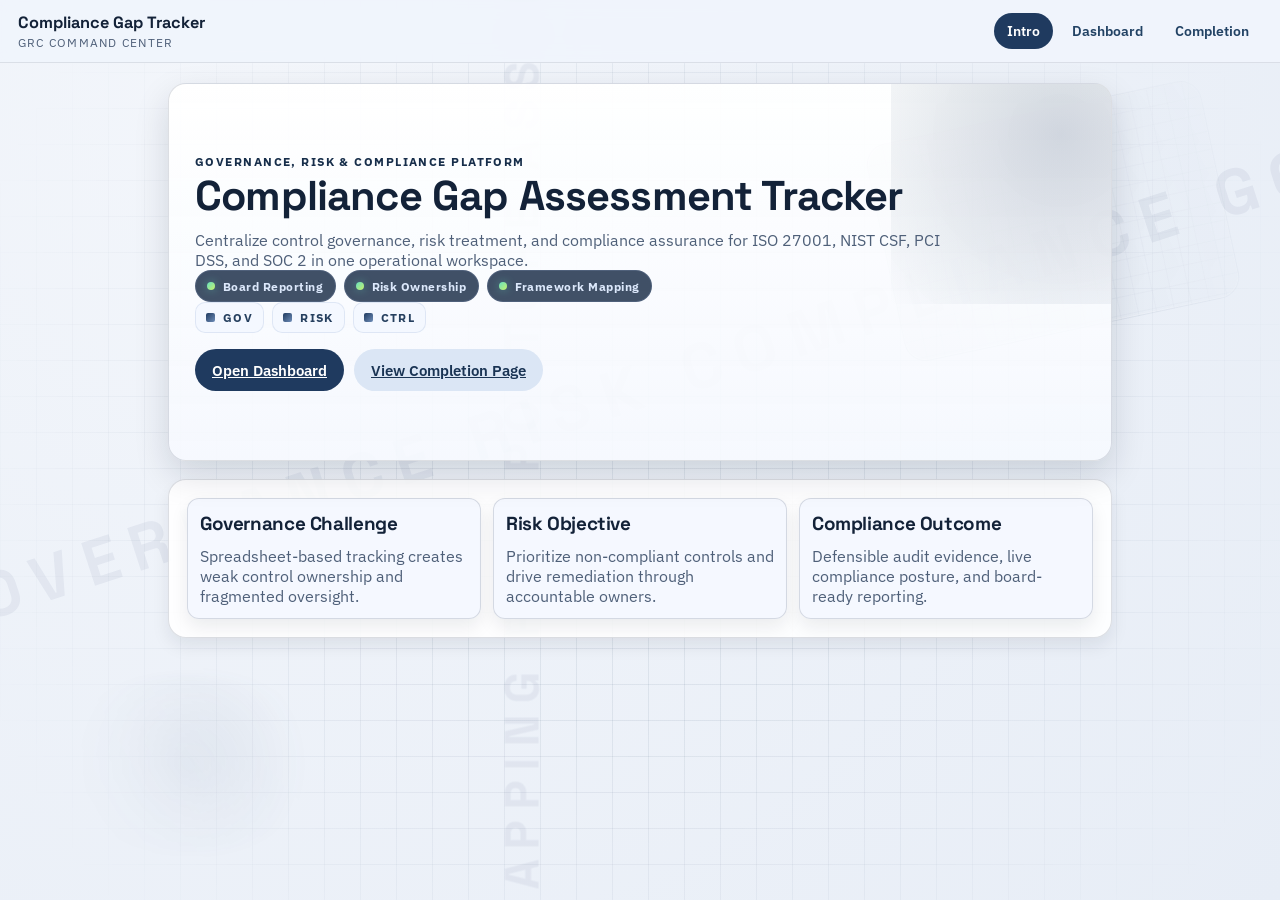
<file: index.html>
<!DOCTYPE html>
<html lang="en">
<head>
  <meta charset="UTF-8" />
  <meta name="viewport" content="width=device-width, initial-scale=1.0" />
  <title>Compliance Gap Tracker - Intro</title>
  <link rel="preconnect" href="https://fonts.googleapis.com" />
  <link rel="preconnect" href="https://fonts.gstatic.com" crossorigin />
  <link href="https://fonts.googleapis.com/css2?family=IBM+Plex+Sans:wght@400;500;600;700&family=Space+Grotesk:wght@500;700&display=swap" rel="stylesheet" />
  <link rel="stylesheet" href="style.css" />
</head>
<body class="app-page" data-page="intro">
  <div class="bg-grid" aria-hidden="true"></div>
  <header class="app-topbar">
    <div class="brand-block">
      <strong>Compliance Gap Tracker</strong>
      <span>GRC Command Center</span>
    </div>
    <nav class="app-nav" aria-label="Primary">
      <a class="active" href="index.html">Intro</a>
      <a href="dashboard.html">Dashboard</a>
      <a href="completion.html">Completion</a>
    </nav>
  </header>

  <main class="container intro-layout app-main">
    <section class="hero intro-hero" aria-labelledby="intro-title">
      <p class="eyebrow">Governance, Risk & Compliance Platform</p>
      <h1 id="intro-title">Compliance Gap Assessment Tracker</h1>
      <p class="hero-copy">
        Centralize control governance, risk treatment, and compliance assurance for ISO 27001, NIST CSF, PCI DSS, and SOC 2 in one operational workspace.
      </p>
      <div class="hero-chips" aria-label="Platform highlights">
        <span>Board Reporting</span>
        <span>Risk Ownership</span>
        <span>Framework Mapping</span>
      </div>
      <div class="stamp-row intro-stamps" aria-hidden="true">
        <span>GOV</span>
        <span>RISK</span>
        <span>CTRL</span>
      </div>
      <div class="hero-actions">
        <a class="btn btn-primary" href="dashboard.html">Open Dashboard</a>
        <a class="btn" href="completion.html">View Completion Page</a>
      </div>
    </section>

    <section class="panel intro-panels" aria-label="Project overview">
      <article>
        <h2>Governance Challenge</h2>
        <p>Spreadsheet-based tracking creates weak control ownership and fragmented oversight.</p>
      </article>
      <article>
        <h2>Risk Objective</h2>
        <p>Prioritize non-compliant controls and drive remediation through accountable owners.</p>
      </article>
      <article>
        <h2>Compliance Outcome</h2>
        <p>Defensible audit evidence, live compliance posture, and board-ready reporting.</p>
      </article>
    </section>
  </main>
  <script src="script.js"></script>
</body>
</html>
</file>
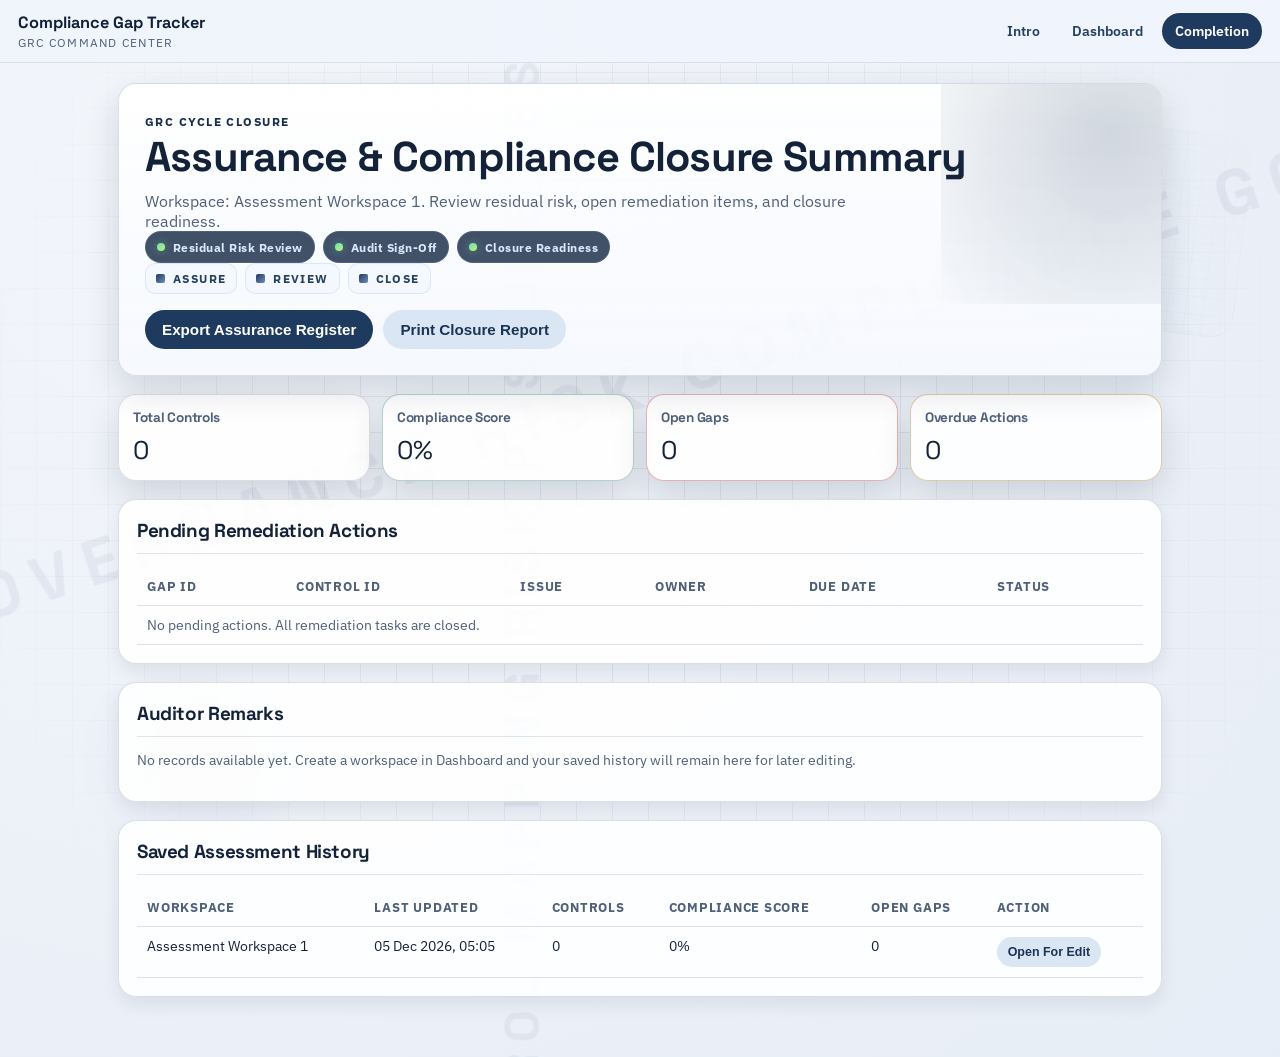
<file: completion.html>
<!DOCTYPE html>
<html lang="en">
<head>
  <meta charset="UTF-8" />
  <meta name="viewport" content="width=device-width, initial-scale=1.0" />
  <title>Compliance Gap Tracker - Completion</title>
  <link rel="preconnect" href="https://fonts.googleapis.com" />
  <link rel="preconnect" href="https://fonts.gstatic.com" crossorigin />
  <link href="https://fonts.googleapis.com/css2?family=IBM+Plex+Sans:wght@400;500;600;700&family=Space+Grotesk:wght@500;700&display=swap" rel="stylesheet" />
  <link rel="stylesheet" href="style.css" />
</head>
<body class="app-page" data-page="completion">
  <div class="bg-grid" aria-hidden="true"></div>
  <header class="app-topbar">
    <div class="brand-block">
      <strong>Compliance Gap Tracker</strong>
      <span>GRC Command Center</span>
    </div>
    <nav class="app-nav" aria-label="Primary">
      <a href="index.html">Intro</a>
      <a href="dashboard.html">Dashboard</a>
      <a class="active" href="completion.html">Completion</a>
    </nav>
  </header>

  <main class="container completion-layout app-main">
    <section class="hero" aria-labelledby="completion-title">
      <p class="eyebrow">GRC Cycle Closure</p>
      <h1 id="completion-title">Assurance & Compliance Closure Summary</h1>
      <p id="completion-message" class="hero-copy">
        Review residual risk, open remediation items, and closure readiness for the assessment cycle.
      </p>
      <div class="hero-chips" aria-label="Closure indicators">
        <span>Residual Risk Review</span>
        <span>Audit Sign-Off</span>
        <span>Closure Readiness</span>
      </div>
      <div class="stamp-row intro-stamps" aria-hidden="true">
        <span>ASSURE</span>
        <span>REVIEW</span>
        <span>CLOSE</span>
      </div>
      <div class="hero-actions">
        <button id="export-report" class="btn btn-primary" type="button">Export Assurance Register</button>
        <button id="print-report" class="btn" type="button">Print Closure Report</button>
      </div>
    </section>

    <section class="stats" aria-label="Completion summary cards">
      <article class="stat-card">
        <h2>Total Controls</h2>
        <p id="completion-total">0</p>
      </article>
      <article class="stat-card ok">
        <h2>Compliance Score</h2>
        <p id="completion-score">0%</p>
      </article>
      <article class="stat-card risk">
        <h2>Open Gaps</h2>
        <p id="completion-open">0</p>
      </article>
      <article class="stat-card warn">
        <h2>Overdue Actions</h2>
        <p id="completion-overdue">0</p>
      </article>
    </section>

    <section class="panel" aria-labelledby="pending-title">
      <h2 id="pending-title">Pending Remediation Actions</h2>
      <div class="table-wrap">
        <table>
          <thead>
            <tr>
              <th>Gap ID</th>
              <th>Control ID</th>
              <th>Issue</th>
              <th>Owner</th>
              <th>Due Date</th>
              <th>Status</th>
            </tr>
          </thead>
          <tbody id="completion-actions"></tbody>
        </table>
      </div>
    </section>

    <section class="panel" aria-labelledby="remarks-title">
      <h2 id="remarks-title">Auditor Remarks</h2>
      <p id="completion-remarks" class="small-note">No records available yet. Add controls in the dashboard to generate completion insights.</p>
    </section>

    <section class="panel" aria-labelledby="history-title">
      <h2 id="history-title">Saved Assessment History</h2>
      <div class="table-wrap">
        <table>
          <thead>
            <tr>
              <th>Workspace</th>
              <th>Last Updated</th>
              <th>Controls</th>
              <th>Compliance Score</th>
              <th>Open Gaps</th>
              <th>Action</th>
            </tr>
          </thead>
          <tbody id="assessment-history-body"></tbody>
        </table>
      </div>
    </section>
  </main>
  <script src="script.js"></script>
</body>
</html>
</file>
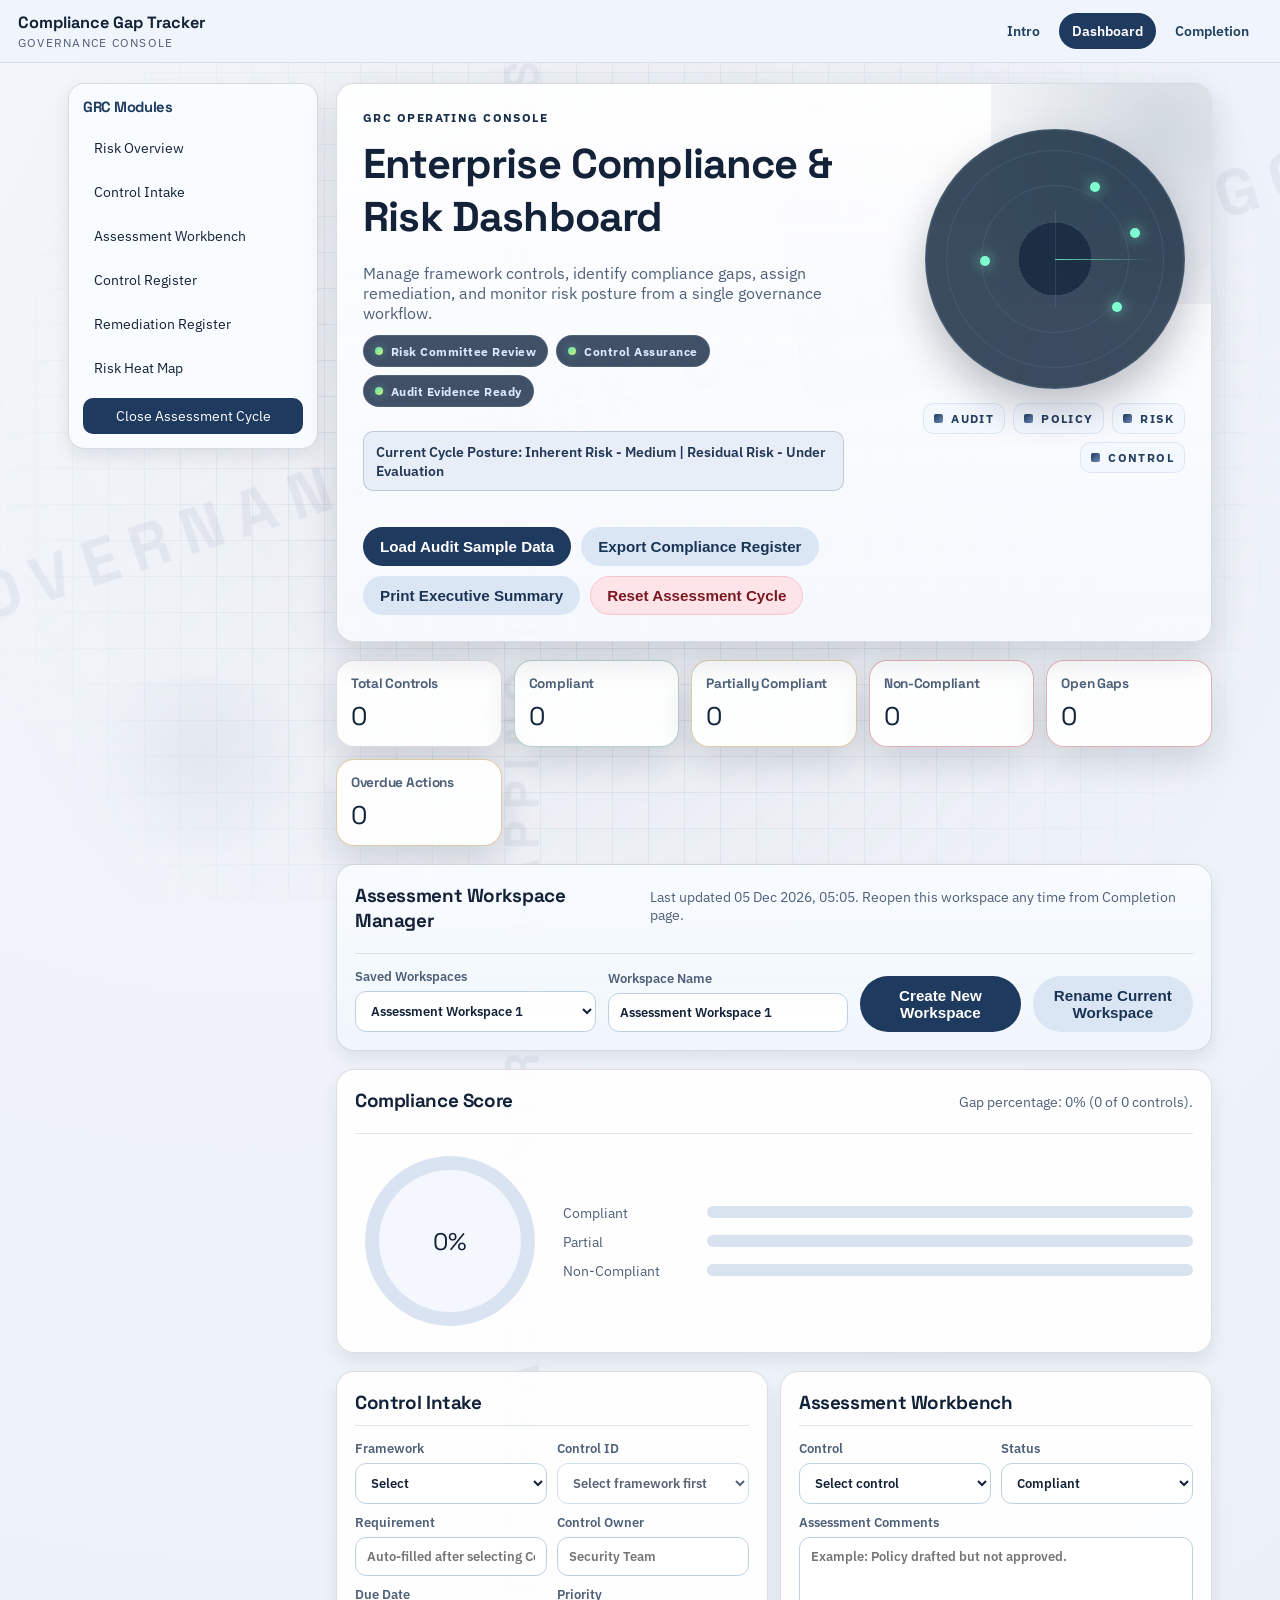
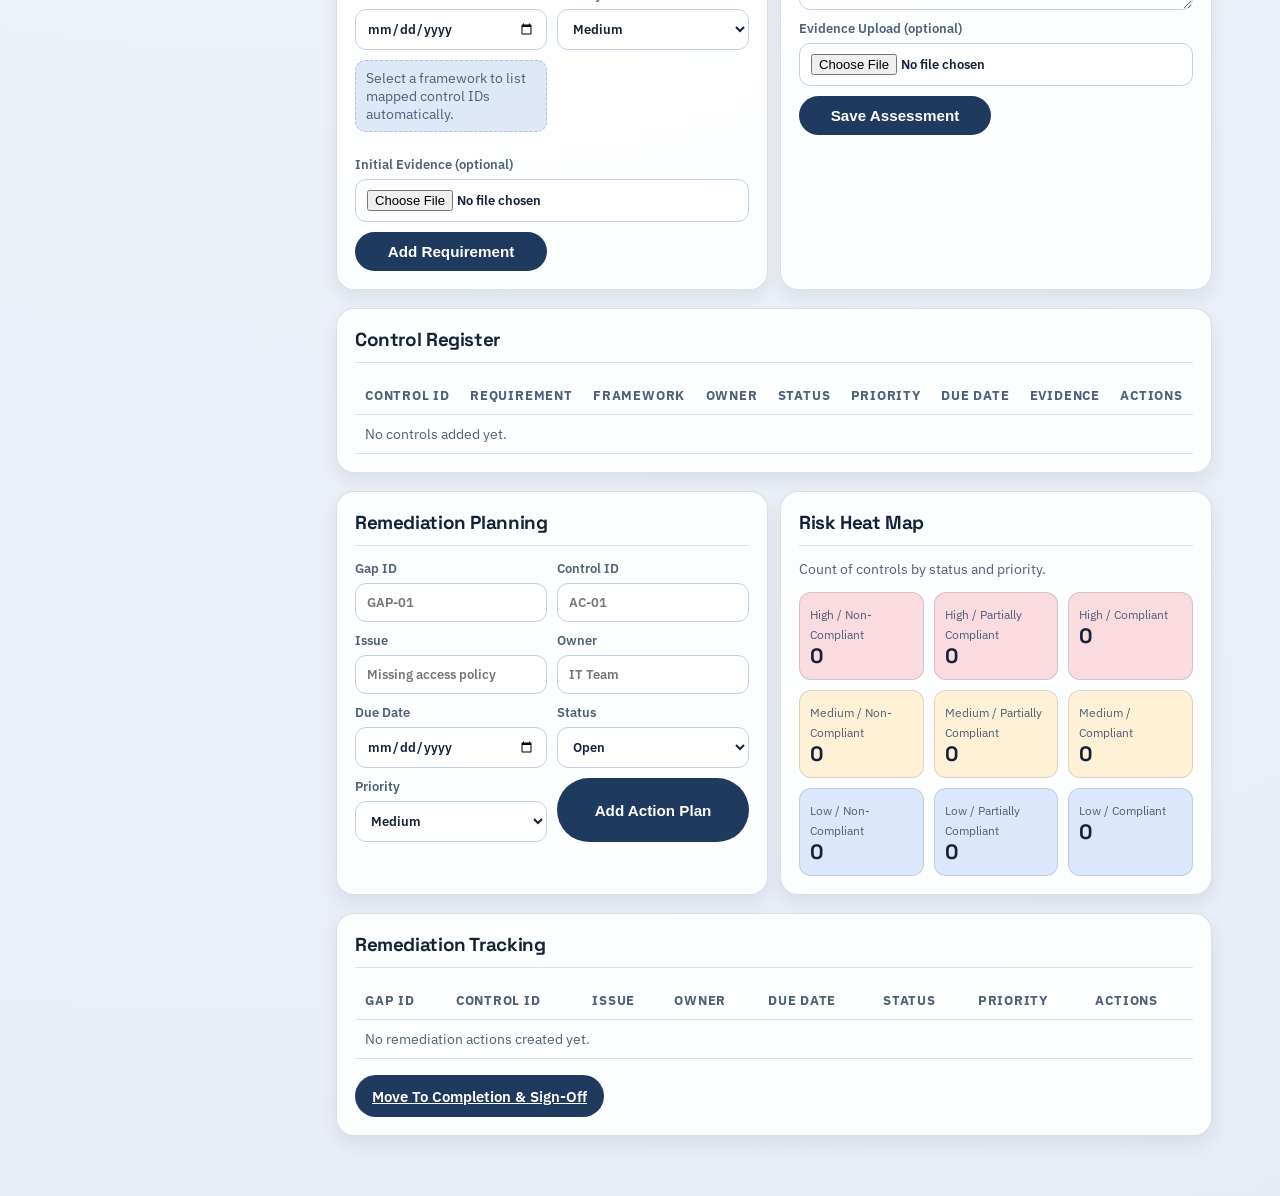
<file: dashboard.html>
<!DOCTYPE html>
<html lang="en">
<head>
  <meta charset="UTF-8" />
  <meta name="viewport" content="width=device-width, initial-scale=1.0" />
  <title>Compliance Gap Tracker - Dashboard</title>
  <link rel="preconnect" href="https://fonts.googleapis.com" />
  <link rel="preconnect" href="https://fonts.gstatic.com" crossorigin />
  <link href="https://fonts.googleapis.com/css2?family=IBM+Plex+Sans:wght@400;500;600;700&family=Space+Grotesk:wght@500;700&display=swap" rel="stylesheet" />
  <link rel="stylesheet" href="style.css" />
</head>
<body class="app-page" data-page="dashboard">
  <div class="bg-grid" aria-hidden="true"></div>
  <header class="app-topbar">
    <div class="brand-block">
      <strong>Compliance Gap Tracker</strong>
      <span>Governance Console</span>
    </div>
    <nav class="app-nav" aria-label="Primary">
      <a href="index.html">Intro</a>
      <a class="active" href="dashboard.html">Dashboard</a>
      <a href="completion.html">Completion</a>
    </nav>
  </header>

  <main class="container app-main dashboard-shell">
    <aside class="grc-rail" aria-label="Dashboard navigation">
      <h2>GRC Modules</h2>
      <a href="#risk-overview">Risk Overview</a>
      <a href="#control-intake">Control Intake</a>
      <a href="#assessment-workbench">Assessment Workbench</a>
      <a href="#control-register">Control Register</a>
      <a href="#remediation-register">Remediation Register</a>
      <a href="#heatmap-panel">Risk Heat Map</a>
      <a href="completion.html" class="rail-cta">Close Assessment Cycle</a>
    </aside>

    <div class="grc-content">
    <section class="hero hero-grid" aria-labelledby="title" id="risk-overview">
      <div class="hero-copy-block">
        <p class="eyebrow">GRC Operating Console</p>
        <h1 id="title">Enterprise Compliance & Risk Dashboard</h1>
        <p class="hero-copy">
          Manage framework controls, identify compliance gaps, assign remediation, and monitor risk posture from a single governance workflow.
        </p>
        <div class="hero-chips" aria-label="Executive posture indicators">
          <span>Risk Committee Review</span>
          <span>Control Assurance</span>
          <span>Audit Evidence Ready</span>
        </div>
        <div class="posture-banner" role="status" aria-live="polite">
          Current Cycle Posture: Inherent Risk - Medium | Residual Risk - Under Evaluation
        </div>
      </div>
      <aside class="hero-visual" aria-hidden="true">
        <div class="radar-widget">
          <div class="radar-core"></div>
          <span class="signal-node node-a"></span>
          <span class="signal-node node-b"></span>
          <span class="signal-node node-c"></span>
          <span class="signal-node node-d"></span>
        </div>
        <div class="stamp-row">
          <span>AUDIT</span>
          <span>POLICY</span>
          <span>RISK</span>
          <span>CONTROL</span>
        </div>
      </aside>
      <div class="hero-actions">
        <button id="seed-data" class="btn btn-primary" type="button">Load Audit Sample Data</button>
        <button id="export-report" class="btn" type="button">Export Compliance Register</button>
        <button id="print-report" class="btn" type="button">Print Executive Summary</button>
        <button id="reset-data" class="btn btn-danger" type="button">Reset Assessment Cycle</button>
      </div>
    </section>

    <section class="stats" aria-label="Compliance dashboard cards">
      <article class="stat-card">
        <h2>Total Controls</h2>
        <p id="total-controls">0</p>
      </article>
      <article class="stat-card ok">
        <h2>Compliant</h2>
        <p id="compliant-controls">0</p>
      </article>
      <article class="stat-card warn">
        <h2>Partially Compliant</h2>
        <p id="partial-controls">0</p>
      </article>
      <article class="stat-card risk">
        <h2>Non-Compliant</h2>
        <p id="non-compliant-controls">0</p>
      </article>
      <article class="stat-card risk">
        <h2>Open Gaps</h2>
        <p id="open-gaps">0</p>
      </article>
      <article class="stat-card warn">
        <h2>Overdue Actions</h2>
        <p id="overdue-actions">0</p>
      </article>
    </section>

    <section class="panel workspace-panel" aria-labelledby="workspace-title">
      <div class="panel-head">
        <h2 id="workspace-title">Assessment Workspace Manager</h2>
        <p id="workspace-meta" class="small-note">Each assessment is stored separately in this browser.</p>
      </div>
      <div class="workspace-grid">
        <label>Saved Workspaces
          <select id="assessment-select"></select>
        </label>
        <label>Workspace Name
          <input id="assessment-name" type="text" placeholder="Example: ABC Bank PCI Review" />
        </label>
        <button id="create-assessment" class="btn btn-primary" type="button">Create New Workspace</button>
        <button id="rename-assessment" class="btn" type="button">Rename Current Workspace</button>
      </div>
    </section>

    <section class="panel" aria-labelledby="score-title">
      <div class="panel-head">
        <h2 id="score-title">Compliance Score</h2>
        <p id="score-caption">No controls available yet.</p>
      </div>
      <div class="score-wrap">
        <div class="score-ring" role="img" aria-label="Compliance score ring">
          <div id="score-value">0%</div>
        </div>
        <div class="bars" aria-hidden="true">
          <div class="bar-row"><span>Compliant</span><div class="bar"><div id="bar-compliant"></div></div></div>
          <div class="bar-row"><span>Partial</span><div class="bar"><div id="bar-partial"></div></div></div>
          <div class="bar-row"><span>Non-Compliant</span><div class="bar"><div id="bar-non"></div></div></div>
        </div>
      </div>
    </section>

    <section class="grid-2">
      <article class="panel" id="control-intake">
        <h2>Control Intake</h2>
        <form id="control-form" class="form-grid">
          <label>Framework
            <select id="framework-select" name="framework" required>
              <option value="">Select</option>
              <option>ISO 27001</option>
              <option>NIST CSF</option>
              <option>PCI DSS</option>
              <option>SOC 2</option>
            </select>
          </label>
          <label>Control ID
            <select id="control-id-select" name="controlId" required disabled>
              <option value="">Select framework first</option>
            </select>
          </label>
          <label>Requirement
            <input id="requirement-input" name="requirement" required readonly placeholder="Auto-filled after selecting Control ID" />
          </label>
          <label>Control Owner<input name="owner" required placeholder="Security Team" /></label>
          <label>Due Date<input name="dueDate" type="date" required /></label>
          <label>Priority
            <select name="priority" required>
              <option>High</option>
              <option selected>Medium</option>
              <option>Low</option>
            </select>
          </label>
          <p id="control-hint" class="small-note full">Select a framework to list mapped control IDs automatically.</p>
          <label class="full">Initial Evidence (optional)<input name="evidence" type="file" /></label>
          <button class="btn btn-primary full" type="submit">Add Requirement</button>
          <button id="cancel-control-edit" class="btn full" type="button" hidden>Cancel Edit</button>
        </form>
      </article>

      <article class="panel" id="assessment-workbench">
        <h2>Assessment Workbench</h2>
        <form id="assessment-form" class="form-grid">
          <label>Control
            <select name="controlRef" id="control-ref" required>
              <option value="">Select control</option>
            </select>
          </label>
          <label>Status
            <select name="status" required>
              <option>Compliant</option>
              <option>Partially Compliant</option>
              <option>Non-Compliant</option>
            </select>
          </label>
          <label class="full">Assessment Comments
            <textarea name="comments" rows="3" placeholder="Example: Policy drafted but not approved."></textarea>
          </label>
          <label class="full">Evidence Upload (optional)<input name="evidence" type="file" /></label>
          <button class="btn btn-primary full" type="submit">Save Assessment</button>
        </form>
      </article>
    </section>

    <section class="panel" aria-labelledby="controls-title" id="control-register">
      <h2 id="controls-title">Control Register</h2>
      <div class="table-wrap">
        <table>
          <thead>
            <tr>
              <th>Control ID</th>
              <th>Requirement</th>
              <th>Framework</th>
              <th>Owner</th>
              <th>Status</th>
              <th>Priority</th>
              <th>Due Date</th>
              <th>Evidence</th>
              <th>Actions</th>
            </tr>
          </thead>
          <tbody id="controls-body"></tbody>
        </table>
      </div>
    </section>

    <section class="grid-2" id="remediation-register">
      <article class="panel">
        <h2>Remediation Planning</h2>
        <form id="action-form" class="form-grid">
          <label>Gap ID<input name="gapId" required placeholder="GAP-01" /></label>
          <label>Control ID<input name="controlId" required placeholder="AC-01" /></label>
          <label>Issue<input name="issue" required placeholder="Missing access policy" /></label>
          <label>Owner<input name="owner" required placeholder="IT Team" /></label>
          <label>Due Date<input name="dueDate" type="date" required /></label>
          <label>Status
            <select name="status" required>
              <option>Open</option>
              <option>In Progress</option>
              <option>Closed</option>
            </select>
          </label>
          <label>Priority
            <select name="priority" required>
              <option>High</option>
              <option selected>Medium</option>
              <option>Low</option>
            </select>
          </label>
          <button class="btn btn-primary" type="submit">Add Action Plan</button>
          <button id="cancel-action-edit" class="btn" type="button" hidden>Cancel Edit</button>
        </form>
      </article>

      <article class="panel" id="heatmap-panel">
        <h2>Risk Heat Map</h2>
        <p class="small-note">Count of controls by status and priority.</p>
        <div id="heatmap" class="heatmap" aria-live="polite"></div>
      </article>
    </section>

    <section class="panel" aria-labelledby="actions-title">
      <h2 id="actions-title">Remediation Tracking</h2>
      <div class="table-wrap">
        <table>
          <thead>
            <tr>
              <th>Gap ID</th>
              <th>Control ID</th>
              <th>Issue</th>
              <th>Owner</th>
              <th>Due Date</th>
              <th>Status</th>
              <th>Priority</th>
              <th>Actions</th>
            </tr>
          </thead>
          <tbody id="actions-body"></tbody>
        </table>
      </div>
      <div class="hero-actions top-gap">
        <a class="btn btn-primary" href="completion.html">Move To Completion & Sign-Off</a>
      </div>
    </section>
    </div>
  </main>
  <script src="script.js"></script>
</body>
</html>
</file>
<file: style.css>
:root {
  --bg-1: #f3f6fb;
  --bg-2: #e7edf6;
  --ink: #132238;
  --muted: #4f6079;
  --surface: rgba(255, 255, 255, 0.9);
  --line: rgba(19, 34, 56, 0.14);
  --brand: #1f3a5f;
  --brand-strong: #172e4a;
  --danger: #b4232f;
  --warn: #a66d00;
  --ok: #0f6b4e;
  --shadow: 0 14px 35px rgba(10, 24, 44, 0.14);
  --shadow-soft: 0 8px 18px rgba(10, 24, 44, 0.08);
}

* {
  box-sizing: border-box;
}

body {
  margin: 0;
  font-family: "IBM Plex Sans", "Segoe UI", sans-serif;
  color: var(--ink);
  background: radial-gradient(circle at 20% 10%, var(--bg-1), var(--bg-2));
}

.app-page {
  min-height: 100vh;
  position: relative;
}

.app-page::before,
.app-page::after {
  position: fixed;
  pointer-events: none;
  z-index: 0;
  color: rgba(31, 58, 95, 0.06);
  font-family: "Space Grotesk", "Segoe UI", sans-serif;
  font-weight: 700;
  letter-spacing: 0.22em;
  text-transform: uppercase;
  white-space: nowrap;
}

.app-page::before {
  content: "Governance   Risk   Compliance   Governance   Risk   Compliance";
  top: 18%;
  left: -140px;
  font-size: clamp(2rem, 5vw, 4.2rem);
  transform: rotate(-18deg);
}

.app-page::after {
  content: "Audit Ready   Control Mapping   Risk Posture   Assurance";
  right: -180px;
  bottom: 14%;
  font-size: clamp(1.4rem, 4vw, 3rem);
  transform: rotate(-90deg);
}

.app-topbar {
  position: sticky;
  top: 0;
  z-index: 10;
  -webkit-backdrop-filter: blur(8px);
  backdrop-filter: blur(8px);
  background: rgba(240, 245, 252, 0.92);
  border-bottom: 1px solid rgba(19, 34, 56, 0.1);
  display: flex;
  align-items: center;
  justify-content: space-between;
  gap: 14px;
  padding: 12px 18px;
}

.brand-block {
  display: grid;
  gap: 1px;
}

.brand-block strong {
  font-family: "Space Grotesk", "Segoe UI", sans-serif;
  font-size: 1.02rem;
}

.brand-block span {
  font-size: 0.78rem;
  color: var(--muted);
  text-transform: uppercase;
  letter-spacing: 0.1em;
}

.app-nav {
  display: flex;
  gap: 6px;
  flex-wrap: wrap;
}

.app-nav a {
  text-decoration: none;
  color: #224264;
  border: 1px solid transparent;
  border-radius: 999px;
  padding: 8px 12px;
  font-size: 0.88rem;
  font-weight: 600;
}

.app-nav a:hover {
  background: #dbe6f5;
}

.app-nav a.active {
  background: #1f3a5f;
  color: #fff;
}

.bg-grid {
  position: fixed;
  inset: 0;
  pointer-events: none;
  background-image: linear-gradient(rgba(31, 58, 95, 0.08) 1px, transparent 1px),
    linear-gradient(90deg, rgba(31, 58, 95, 0.08) 1px, transparent 1px);
  background-size: 36px 36px;
  -webkit-mask-image: radial-gradient(circle at center, black 35%, transparent 90%);
  mask-image: radial-gradient(circle at center, black 35%, transparent 90%);
}

.bg-grid::before,
.bg-grid::after {
  content: "";
  position: absolute;
  inset: auto;
  pointer-events: none;
}

.bg-grid::before {
  top: 110px;
  right: 56px;
  width: 340px;
  height: 220px;
  border-radius: 22px;
  border: 1px solid rgba(31, 58, 95, 0.1);
  background:
    linear-gradient(rgba(31, 58, 95, 0.06) 1px, transparent 1px),
    linear-gradient(90deg, rgba(31, 58, 95, 0.06) 1px, transparent 1px),
    linear-gradient(135deg, rgba(31, 58, 95, 0.08), rgba(31, 58, 95, 0.02));
  background-size: 18px 18px, 18px 18px, auto;
  box-shadow: inset 0 0 0 1px rgba(255, 255, 255, 0.4);
  transform: rotate(-8deg);
}

.bg-grid::after {
  left: 48px;
  bottom: 46px;
  width: 280px;
  height: 180px;
  border-radius: 50%;
  background:
    radial-gradient(circle at center, rgba(31, 58, 95, 0.14), rgba(31, 58, 95, 0) 70%);
  filter: blur(4px);
}

[data-page="dashboard"] .bg-grid {
  background-image:
    linear-gradient(rgba(31, 58, 95, 0.08) 1px, transparent 1px),
    linear-gradient(90deg, rgba(31, 58, 95, 0.08) 1px, transparent 1px),
    linear-gradient(135deg, rgba(15, 107, 78, 0.035), rgba(180, 35, 47, 0.03));
}

[data-page="dashboard"] .bg-grid::before {
  top: 140px;
  right: 70px;
  width: 420px;
  height: 240px;
}

[data-page="intro"] .bg-grid::before {
  transform: rotate(-12deg);
}

[data-page="completion"] .bg-grid::before {
  top: 120px;
  right: 36px;
  width: 300px;
  height: 200px;
  transform: rotate(7deg);
}

.container {
  position: relative;
  z-index: 1;
  max-width: 1180px;
  margin: 0 auto;
  padding: 32px 18px 60px;
  display: grid;
  gap: 18px;
}

.app-main {
  padding-top: 20px;
}

.dashboard-shell {
  grid-template-columns: 250px 1fr;
  align-items: start;
}

.grc-rail {
  position: sticky;
  top: 74px;
  display: grid;
  gap: 8px;
  background: #f8fbff;
  border: 1px solid var(--line);
  border-radius: 16px;
  box-shadow: var(--shadow-soft);
  padding: 14px;
}

.grc-rail h2 {
  margin: 0 0 6px;
  font-size: 0.92rem;
  color: var(--brand);
}

.grc-rail a {
  text-decoration: none;
  color: var(--ink);
  font-size: 0.88rem;
  border-radius: 10px;
  padding: 8px 10px;
  border: 1px solid transparent;
}

.grc-rail a:hover {
  border-color: rgba(31, 58, 95, 0.16);
  background: #ecf2fb;
}

.grc-rail .rail-cta {
  margin-top: 4px;
  background: #1f3a5f;
  color: #fff;
  text-align: center;
}

.grc-content {
  display: grid;
  gap: 18px;
}

.hero-grid {
  display: grid;
  grid-template-columns: 1.2fr 0.8fr;
  gap: 20px;
  align-items: center;
}

.hero-copy-block {
  position: relative;
  z-index: 1;
  display: grid;
  gap: 12px;
}

.hero-visual {
  position: relative;
  z-index: 1;
  display: grid;
  gap: 14px;
  justify-items: end;
}

.hero-chips {
  display: flex;
  flex-wrap: wrap;
  gap: 8px;
  position: relative;
  z-index: 1;
}

.hero-chips span {
  display: inline-flex;
  align-items: center;
  gap: 8px;
  padding: 7px 11px;
  border-radius: 999px;
  font-size: 0.78rem;
  font-weight: 700;
  letter-spacing: 0.04em;
  color: #dce8fb;
  background: rgba(24, 43, 70, 0.82);
  border: 1px solid rgba(142, 168, 209, 0.18);
}

.hero-chips span::before {
  content: "";
  width: 8px;
  height: 8px;
  border-radius: 50%;
  background: linear-gradient(135deg, #66e0c2, #c7f36b);
  box-shadow: 0 0 10px rgba(102, 224, 194, 0.45);
}

.stamp-row {
  display: flex;
  flex-wrap: wrap;
  justify-content: flex-end;
  gap: 8px;
}

.stamp-row span {
  display: inline-flex;
  align-items: center;
  padding: 7px 10px;
  border-radius: 10px;
  border: 1px solid rgba(142, 168, 209, 0.22);
  background: rgba(242, 247, 255, 0.7);
  color: #26405f;
  font-size: 0.72rem;
  font-weight: 800;
  letter-spacing: 0.12em;
}

.stamp-row span::before {
  content: "";
  width: 9px;
  height: 9px;
  margin-right: 8px;
  border-radius: 2px;
  background: linear-gradient(135deg, #1f3a5f, #6e8db8);
}

.intro-stamps {
  justify-content: flex-start;
}

.radar-widget {
  position: relative;
  width: 260px;
  height: 260px;
  border-radius: 50%;
  background:
    radial-gradient(circle at center, rgba(18, 36, 59, 0.95) 0 20%, rgba(18, 36, 59, 0.82) 20% 100%),
    conic-gradient(from 0deg, rgba(85, 255, 196, 0.18), rgba(85, 255, 196, 0.02), rgba(85, 255, 196, 0.18));
  border: 1px solid rgba(132, 162, 205, 0.2);
  box-shadow: inset 0 0 0 1px rgba(255, 255, 255, 0.04), 0 20px 40px rgba(6, 15, 30, 0.25);
  overflow: hidden;
}

.radar-widget::before,
.radar-widget::after {
  content: "";
  position: absolute;
  inset: 20px;
  border-radius: 50%;
  border: 1px solid rgba(129, 155, 194, 0.18);
}

.radar-widget::after {
  inset: 55px;
}

.radar-core {
  position: absolute;
  inset: 0;
}

.radar-core::before,
.radar-core::after {
  content: "";
  position: absolute;
  left: 50%;
  top: 50%;
  transform-origin: left center;
}

.radar-core::before {
  width: 38%;
  height: 1px;
  background: linear-gradient(90deg, rgba(115, 238, 192, 0.9), rgba(115, 238, 192, 0));
  animation: sweep 6s linear infinite;
}

.radar-core::after {
  width: 1px;
  height: 38%;
  background: rgba(129, 155, 194, 0.18);
  transform: translateY(-50%);
}

.signal-node {
  position: absolute;
  width: 10px;
  height: 10px;
  border-radius: 50%;
  background: #7effd0;
  box-shadow: 0 0 14px rgba(126, 255, 208, 0.7);
}

.node-a { top: 52px; left: 164px; }
.node-b { top: 126px; left: 54px; }
.node-c { top: 172px; left: 186px; }
.node-d { top: 98px; left: 204px; }

.hero,
.panel,
.stat-card {
  background: var(--surface);
  border: 1px solid var(--line);
  box-shadow: var(--shadow);
  border-radius: 18px;
}

.hero {
  padding: 26px;
  animation: rise 500ms ease;
  position: relative;
  overflow: hidden;
  background: linear-gradient(180deg, rgba(255, 255, 255, 0.94), rgba(246, 249, 254, 0.9));
}

.hero::before {
  content: "";
  position: absolute;
  width: 340px;
  height: 340px;
  background: radial-gradient(circle, rgba(31, 58, 95, 0.2), rgba(31, 58, 95, 0));
  right: -120px;
  top: -120px;
}

.posture-banner {
  margin-top: 12px;
  padding: 10px 12px;
  border-radius: 10px;
  border: 1px solid rgba(31, 58, 95, 0.2);
  background: rgba(228, 236, 247, 0.8);
  color: #223756;
  font-size: 0.9rem;
  font-weight: 600;
  position: relative;
  z-index: 1;
}

.intro-layout {
  max-width: 980px;
}

.intro-hero {
  min-height: 42vh;
  display: grid;
  align-content: center;
}

.intro-panels {
  display: grid;
  grid-template-columns: repeat(3, 1fr);
  gap: 12px;
}

.intro-panels article {
  border: 1px solid var(--line);
  border-radius: 12px;
  padding: 12px;
  background: rgba(244, 248, 255, 0.9);
  box-shadow: var(--shadow-soft);
}

.intro-panels p {
  margin: 0;
  color: var(--muted);
}

.top-gap {
  margin-top: 12px;
}

.completion-layout {
  max-width: 1080px;
}

.eyebrow {
  display: inline-flex;
  margin: 0;
  font-size: 12px;
  letter-spacing: 0.12em;
  text-transform: uppercase;
  color: var(--brand-strong);
  font-weight: 700;
}

h1,
h2 {
  margin-top: 0;
  font-family: "Space Grotesk", "Segoe UI", sans-serif;
  letter-spacing: -0.02em;
}

h1 {
  margin-bottom: 8px;
  font-size: clamp(1.7rem, 5vw, 2.6rem);
}

h2 {
  margin-bottom: 10px;
  font-size: 1.18rem;
}

.hero-copy {
  max-width: 760px;
  margin: 0;
  color: var(--muted);
  position: relative;
  z-index: 1;
}

.hero-actions {
  margin-top: 16px;
  display: flex;
  flex-wrap: wrap;
  gap: 10px;
  position: relative;
  z-index: 1;
}

.btn {
  border: 1px solid transparent;
  background: #dbe6f5;
  color: #1a3454;
  border-radius: 999px;
  padding: 10px 16px;
  font-size: 0.95rem;
  font-weight: 600;
  cursor: pointer;
  transition: transform 180ms ease, box-shadow 180ms ease, background-color 180ms ease;
}

.btn:hover {
  transform: translateY(-2px);
  box-shadow: 0 10px 20px rgba(31, 58, 95, 0.2);
}

.btn-primary {
  background: #1f3a5f;
  color: #fff;
}

.btn-primary:hover {
  background: #172e4a;
}

.btn-danger {
  background: #fce4e8;
  color: #7b1721;
  border-color: #f9c4cb;
}

.table-btn {
  padding: 7px 10px;
  font-size: 0.78rem;
}

.danger-lite {
  background: #fce4e8;
  color: #7b1721;
  border-color: #f4c5cf;
}

.stats {
  display: grid;
  grid-template-columns: repeat(auto-fit, minmax(150px, 1fr));
  gap: 12px;
}

.stat-card {
  padding: 14px;
  animation: rise 500ms ease;
  transition: transform 180ms ease;
}

.stat-card:hover {
  transform: translateY(-3px);
}

.stat-card h2 {
  font-size: 0.85rem;
  margin: 0;
  color: var(--muted);
}

.stat-card p {
  font-family: "Space Grotesk", "Segoe UI", sans-serif;
  margin: 8px 0 0;
  font-size: 1.6rem;
}

.stat-card.ok {
  border-color: rgba(15, 107, 78, 0.3);
}

.stat-card.warn {
  border-color: rgba(166, 109, 0, 0.35);
}

.stat-card.risk {
  border-color: rgba(180, 35, 47, 0.35);
}

.panel {
  padding: 18px;
  animation: rise 600ms ease;
  box-shadow: var(--shadow-soft);
}

.workspace-panel {
  background: linear-gradient(180deg, rgba(248, 251, 255, 0.95), rgba(241, 246, 252, 0.92));
}

.workspace-grid {
  display: grid;
  grid-template-columns: 1.2fr 1.2fr 0.8fr 0.8fr;
  gap: 12px;
  align-items: end;
}

.panel > h2,
.panel-head {
  border-bottom: 1px solid rgba(82, 113, 134, 0.18);
  padding-bottom: 10px;
  margin-bottom: 14px;
}

.panel-head {
  display: flex;
  align-items: baseline;
  justify-content: space-between;
  gap: 12px;
}

#score-caption {
  margin: 0;
  font-size: 0.9rem;
  color: var(--muted);
}

.score-wrap {
  display: grid;
  grid-template-columns: 190px 1fr;
  gap: 18px;
  align-items: center;
}

.score-ring {
  --score-angle: 0deg;
  width: 170px;
  height: 170px;
  border-radius: 999px;
  display: grid;
  place-items: center;
  margin: 8px auto;
  background: conic-gradient(var(--brand) var(--score-angle), #d9e3f2 0);
  position: relative;
}

.score-ring::after {
  content: "";
  position: absolute;
  inset: 14px;
  border-radius: 999px;
  background: #f4f7fd;
}

#score-value {
  position: relative;
  z-index: 1;
  font-size: 1.5rem;
  font-family: "Space Grotesk", "Segoe UI", sans-serif;
}

.bars {
  display: grid;
  gap: 10px;
}

.bar-row {
  display: grid;
  grid-template-columns: 132px 1fr;
  gap: 12px;
  align-items: center;
}

.bar-row span {
  font-size: 0.9rem;
  color: var(--muted);
}

.bar {
  height: 12px;
  border-radius: 999px;
  background: #d9e3f0;
  overflow: hidden;
}

.bar > div {
  height: 100%;
  width: 0;
  transition: width 380ms ease;
}

#bar-compliant {
  background: var(--ok);
}

#bar-partial {
  background: var(--warn);
}

#bar-non {
  background: var(--danger);
}

.grid-2 {
  display: grid;
  grid-template-columns: 1fr 1fr;
  gap: 12px;
}

.form-grid {
  display: grid;
  grid-template-columns: 1fr 1fr;
  gap: 10px;
}

label {
  display: grid;
  gap: 6px;
  font-size: 0.82rem;
  color: var(--muted);
  font-weight: 600;
}

label.full {
  grid-column: 1 / -1;
}

input,
select,
textarea {
  width: 100%;
  border: 1px solid #bfd0e5;
  border-radius: 11px;
  padding: 10px 11px;
  font: inherit;
  color: var(--ink);
  background: rgba(255, 255, 255, 0.92);
}

input:focus,
select:focus,
textarea:focus {
  outline: 2px solid rgba(31, 58, 95, 0.25);
  border-color: transparent;
}

table {
  width: 100%;
  border-collapse: collapse;
  min-width: 760px;
}

.table-wrap {
  overflow-x: auto;
}

th,
td {
  padding: 10px;
  border-bottom: 1px solid rgba(82, 113, 134, 0.2);
  text-align: left;
  font-size: 0.88rem;
  vertical-align: top;
}

.table-actions {
  display: flex;
  flex-wrap: wrap;
  gap: 6px;
}

tbody tr:nth-child(even) {
  background: rgba(234, 241, 252, 0.45);
}

tbody tr:hover {
  background: rgba(215, 228, 248, 0.55);
}

th {
  color: var(--muted);
  font-size: 0.8rem;
  text-transform: uppercase;
  letter-spacing: 0.06em;
}

.badge {
  display: inline-flex;
  padding: 3px 8px;
  border-radius: 999px;
  font-size: 0.74rem;
  font-weight: 700;
  white-space: nowrap;
}

.status-compliant,
.status-closed {
  background: #d9f4eb;
  color: #0c5a42;
}

.status-partial,
.status-inprogress {
  background: #fff1d6;
  color: #7a4e00;
}

.status-non,
.status-open {
  background: #ffe0e4;
  color: #8d1e29;
}

.priority-high {
  color: #8d1e29;
  font-weight: 700;
}

.priority-medium {
  color: #7a4e00;
  font-weight: 700;
}

.priority-low {
  color: #1f4f9d;
  font-weight: 700;
}

.small-note {
  margin-top: 0;
  color: var(--muted);
  font-size: 0.88rem;
}

#control-hint {
  background: rgba(220, 230, 246, 0.9);
  border: 1px dashed rgba(19, 34, 56, 0.2);
  border-radius: 10px;
  padding: 8px 10px;
}

.heatmap {
  display: grid;
  grid-template-columns: repeat(3, 1fr);
  gap: 10px;
}

.heat-cell {
  border-radius: 12px;
  padding: 10px;
  border: 1px solid var(--line);
  background: #edf2fa;
}

.heat-cell strong {
  display: block;
  font-family: "Space Grotesk", "Segoe UI", sans-serif;
  font-size: 1.3rem;
}

.heat-cell span {
  font-size: 0.76rem;
  color: var(--muted);
}

.heat-cell.high {
  background: #f9dbe0;
}

.heat-cell.medium {
  background: #fff1d6;
}

.heat-cell.low {
  background: #dce7fb;
}

.empty {
  color: var(--muted);
}

@keyframes rise {
  from {
    opacity: 0;
    transform: translateY(8px);
  }
  to {
    opacity: 1;
    transform: translateY(0);
  }
}

@keyframes sweep {
  from {
    transform: rotate(0deg);
  }
  to {
    transform: rotate(360deg);
  }
}

@media (max-width: 920px) {
  .app-page::before,
  .app-page::after,
  .bg-grid::before,
  .bg-grid::after {
    opacity: 0.65;
  }

  .dashboard-shell {
    grid-template-columns: 1fr;
  }

  .hero-grid {
    grid-template-columns: 1fr;
  }

  .hero-visual {
    justify-items: start;
  }

  .stamp-row {
    justify-content: flex-start;
  }

  .grc-rail {
    position: static;
    grid-template-columns: repeat(2, minmax(0, 1fr));
  }

  .grc-rail h2 {
    grid-column: 1 / -1;
  }

  .grid-2,
  .score-wrap {
    grid-template-columns: 1fr;
  }

  .workspace-grid {
    grid-template-columns: 1fr 1fr;
  }

  .intro-panels {
    grid-template-columns: 1fr;
  }

  .score-ring {
    margin-bottom: 0;
  }
}

@media (max-width: 640px) {
  .app-page::before,
  .app-page::after,
  .bg-grid::before,
  .bg-grid::after {
    display: none;
  }

  .form-grid {
    grid-template-columns: 1fr;
  }

  .radar-widget {
    width: 210px;
    height: 210px;
  }

  .node-a { top: 44px; left: 132px; }
  .node-b { top: 100px; left: 45px; }
  .node-c { top: 141px; left: 150px; }
  .node-d { top: 78px; left: 165px; }

  .app-topbar {
    padding: 10px 12px;
  }

  .brand-block {
    display: none;
  }

  .bar-row {
    grid-template-columns: 106px 1fr;
  }

  .hero-actions .btn {
    width: 100%;
  }

  .workspace-grid {
    grid-template-columns: 1fr;
  }

  .grc-rail {
    grid-template-columns: 1fr;
  }
}
</file>
